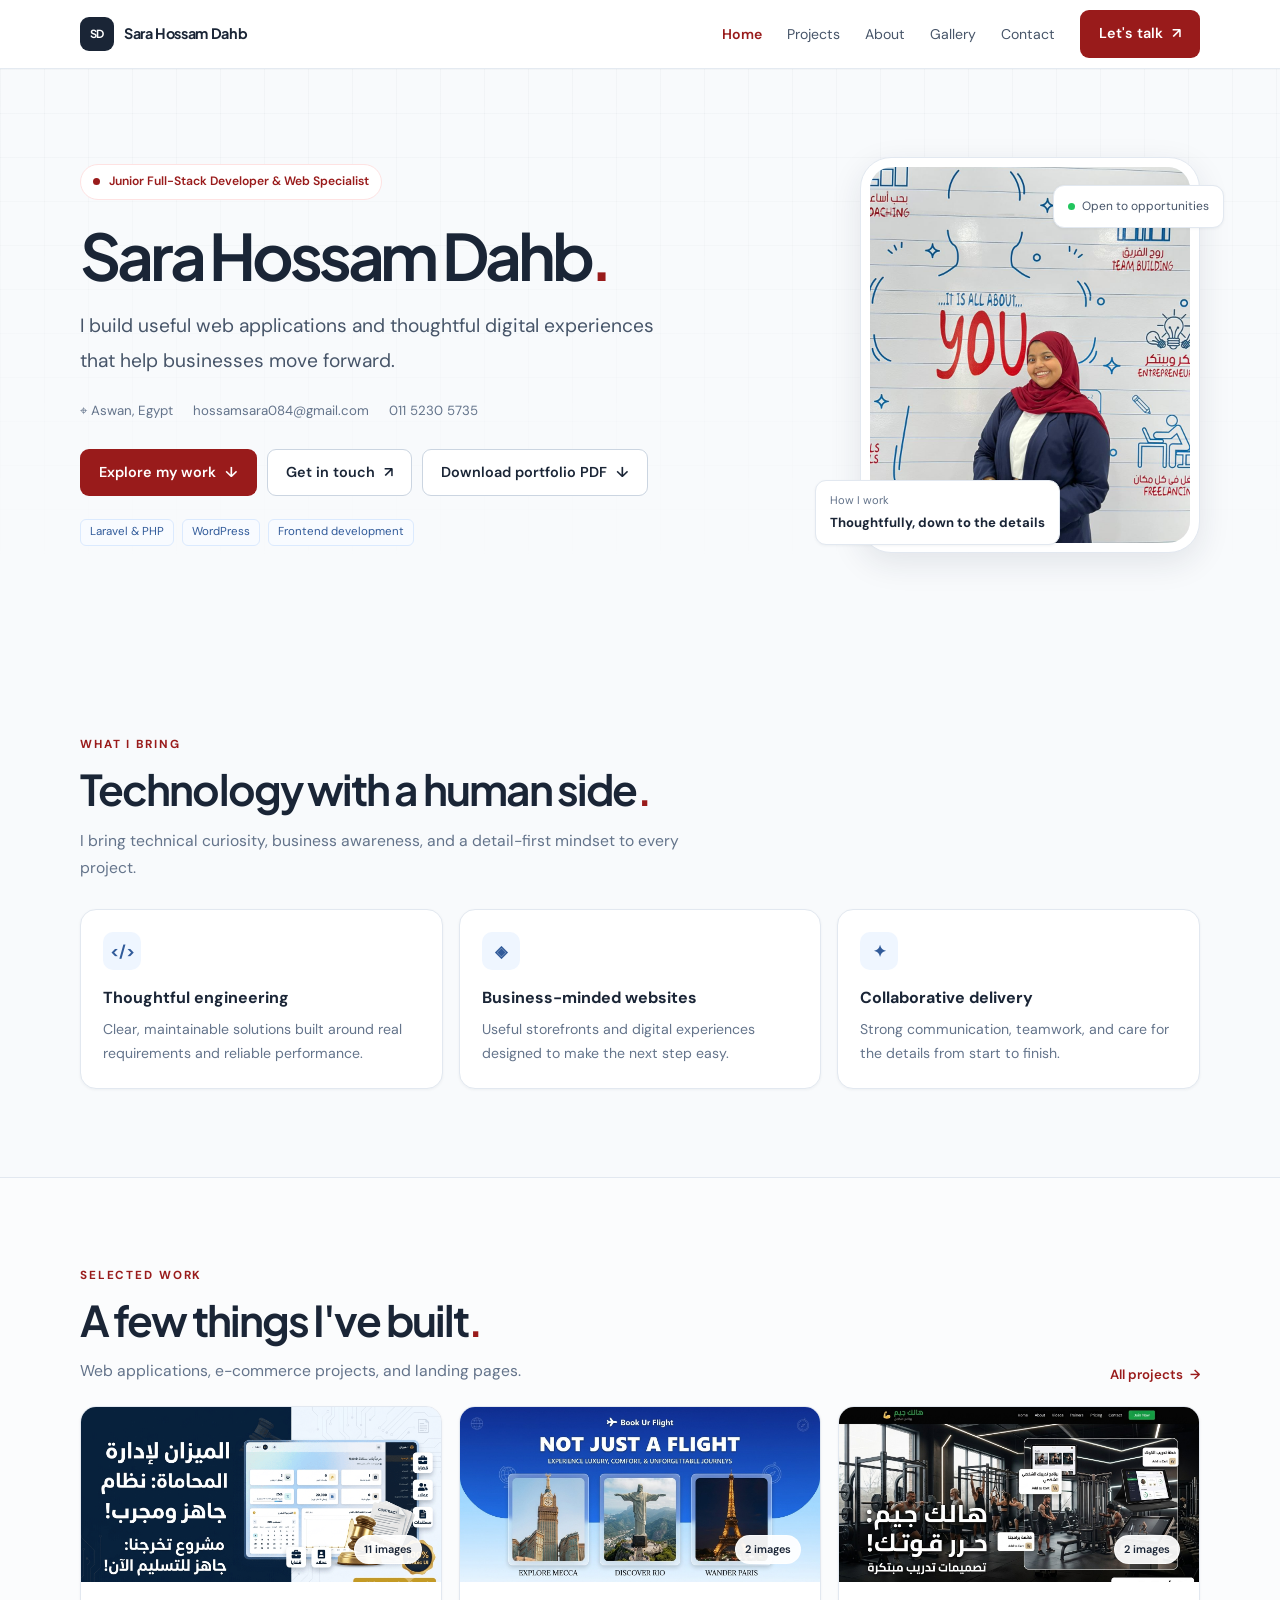
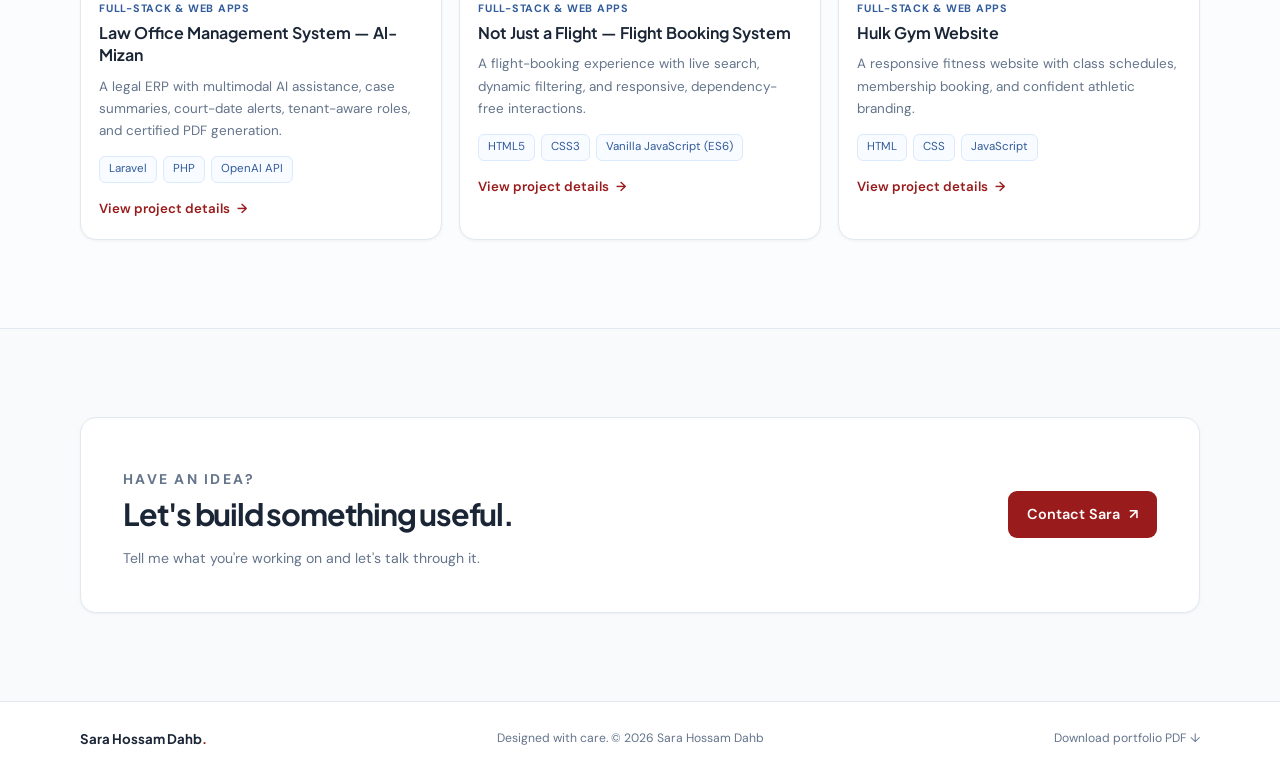
<file: index.html>
<!doctype html>
<html lang="en">
<head>
  <meta charset="utf-8">
  <meta name="viewport" content="width=device-width, initial-scale=1">
  <meta name="theme-color" content="#F8FAFC">
  <meta name="description" content="Sara Hossam Dahb is a junior full-stack developer and WordPress specialist in Aswan, Egypt.">
  <title>Sara Hossam Dahb — Developer &amp; Web Specialist</title>
  <link rel="preconnect" href="https://fonts.googleapis.com">
  <link rel="preconnect" href="https://fonts.gstatic.com" crossorigin>
  <link href="https://fonts.googleapis.com/css2?family=DM+Sans:wght@400;500;600;700&family=IBM+Plex+Sans+Arabic:wght@400;500;600;700&family=Plus+Jakarta+Sans:wght@400;500;600;700;800&display=swap" rel="stylesheet">
  <link rel="stylesheet" href="styles.css">
  <script src="script.js" defer></script>
</head>
<body data-page="home">
  <a class="skip-link" href="#main">Skip to content</a>
  <header class="site-header">
    <nav class="container nav-bar" aria-label="Main navigation">
      <a class="brand" href="index.html" aria-label="Sara Hossam Dahb home"><span class="brand-mark">SD</span><span>Sara Hossam Dahb</span></a>
      <button class="menu-toggle" type="button" data-menu-toggle aria-label="Open navigation menu" aria-expanded="false" aria-controls="primary-navigation"><svg viewBox="0 0 24 24" fill="none" stroke="currentColor" stroke-width="1.8" aria-hidden="true"><path d="M4 7h16M4 12h16M4 17h16"/></svg></button>
      <div class="nav-links" id="primary-navigation" data-nav-links>
        <a class="nav-link" data-page-link="home" href="index.html">Home</a>
        <a class="nav-link" data-page-link="projects" href="projects.html">Projects</a>
        <a class="nav-link" data-page-link="about" href="about.html">About</a>
        <a class="nav-link" data-page-link="gallery" href="gallery.html">Gallery</a>
        <a class="nav-link" data-page-link="contact" href="contact.html">Contact</a>
        <a class="btn btn-primary nav-cta" href="contact.html">Let's talk <span aria-hidden="true">↗</span></a>
      </div>
    </nav>
  </header>

  <main id="main">
    <section class="hero">
      <div class="container hero-grid">
        <div class="reveal">
          <span class="hero-label">Junior Full-Stack Developer &amp; Web Specialist</span>
          <h1 class="hero-title">Sara Hossam Dahb<span class="accent">.</span></h1>
          <p class="hero-copy">I build useful web applications and thoughtful digital experiences that help businesses move forward.</p>
          <div class="hero-contact">
            <span>⌖ Aswan, Egypt</span>
            <a href="mailto:hossamsara084@gmail.com">hossamsara084@gmail.com</a>
            <a href="tel:+201152305735">011 5230 5735</a>
          </div>
          <div class="hero-actions">
            <a class="btn btn-primary" href="projects.html">Explore my work <span aria-hidden="true">↓</span></a>
            <a class="btn btn-outline" href="contact.html">Get in touch <span aria-hidden="true">↗</span></a>
            <a class="btn btn-outline" href="Portfolio.pdf" download="Sara-Hossam-Dahb-Portfolio.pdf">Download portfolio PDF <span aria-hidden="true">↓</span></a>
          </div>
          <div class="hero-tags"><span class="tag">Laravel &amp; PHP</span><span class="tag">WordPress</span><span class="tag">Frontend development</span></div>
        </div>
        <div class="portrait-wrap reveal">
          <div class="portrait-frame"><img src="Sara-Hossam-Dahb.jpeg" alt="Sara Hossam Dahb" fetchpriority="high"></div>
          <div class="floating-note note-left"><small>How I work</small><strong>Thoughtfully, down to the details</strong></div>
          <div class="floating-note note-right">Open to opportunities</div>
        </div>
      </div>
    </section>

    <section class="section">
      <div class="container">
        <div class="reveal">
          <p class="eyebrow">What I bring</p>
          <h2 class="section-heading">Technology with a human side<span class="accent">.</span></h2>
          <p class="section-intro">I bring technical curiosity, business awareness, and a detail-first mindset to every project.</p>
        </div>
        <div class="feature-grid">
          <article class="card feature-card reveal"><span class="feature-icon" aria-hidden="true">&lt;/&gt;</span><h3>Thoughtful engineering</h3><p>Clear, maintainable solutions built around real requirements and reliable performance.</p></article>
          <article class="card feature-card reveal"><span class="feature-icon" aria-hidden="true">◈</span><h3>Business-minded websites</h3><p>Useful storefronts and digital experiences designed to make the next step easy.</p></article>
          <article class="card feature-card reveal"><span class="feature-icon" aria-hidden="true">✦</span><h3>Collaborative delivery</h3><p>Strong communication, teamwork, and care for the details from start to finish.</p></article>
        </div>
      </div>
    </section>

    <section class="section section-soft">
      <div class="container">
        <div class="section-top reveal">
          <div><p class="eyebrow">Selected work</p><h2 class="section-heading">A few things I've built<span class="accent">.</span></h2><p class="section-intro">Web applications, e-commerce projects, and landing pages.</p></div>
          <a class="text-link" href="projects.html">All projects <span aria-hidden="true">→</span></a>
        </div>
        <div class="project-grid" data-project-grid="featured" aria-label="Featured projects"></div>
      </div>
    </section>

    <section class="section">
      <div class="container card cta-panel reveal">
        <div><p class="eyebrow">Have an idea?</p><h2>Let's build something useful.</h2><p>Tell me what you're working on and let's talk through it.</p></div>
        <a class="btn btn-primary" href="contact.html">Contact Sara <span aria-hidden="true">↗</span></a>
      </div>
    </section>
  </main>

  <div class="modal-backdrop" data-project-modal hidden role="dialog" aria-modal="true" aria-labelledby="modal-title" aria-describedby="modal-description">
    <section class="modal-card">
      <button class="modal-close" type="button" data-modal-close aria-label="Close project details">×</button>
      <p class="eyebrow" data-modal-category></p>
      <h2 id="modal-title" data-modal-title></h2>
      <p id="modal-description" data-modal-description></p>
      <div class="modal-meta"><h3>Role</h3><p data-modal-role></p></div>
      <div class="modal-meta"><h3>Technology</h3><div class="skill-tags" data-modal-stack></div></div>
      <div class="project-image-gallery" data-project-images hidden>
        <div class="project-image-heading"><h3>Project images</h3><span data-project-image-counter></span></div>
        <div class="project-image-stage"><button class="image-arrow" type="button" data-project-image-prev aria-label="Previous project image">‹</button><img data-project-image alt=""><button class="image-arrow" type="button" data-project-image-next aria-label="Next project image">›</button></div>
        <p class="project-image-caption" data-project-image-caption></p>
        <div class="project-thumbnails" data-project-thumbnails aria-label="Project image thumbnails"></div>
      </div>
    </section>
  </div>
  <footer class="site-footer"><div class="container footer-row"><a class="footer-brand" href="index.html">Sara Hossam Dahb<span class="accent">.</span></a><span>Designed with care. © <span data-year></span> Sara Hossam Dahb</span><a href="Portfolio.pdf" download="Sara-Hossam-Dahb-Portfolio.pdf">Download portfolio PDF ↓</a></div></footer>
</body>
</html>
</file>
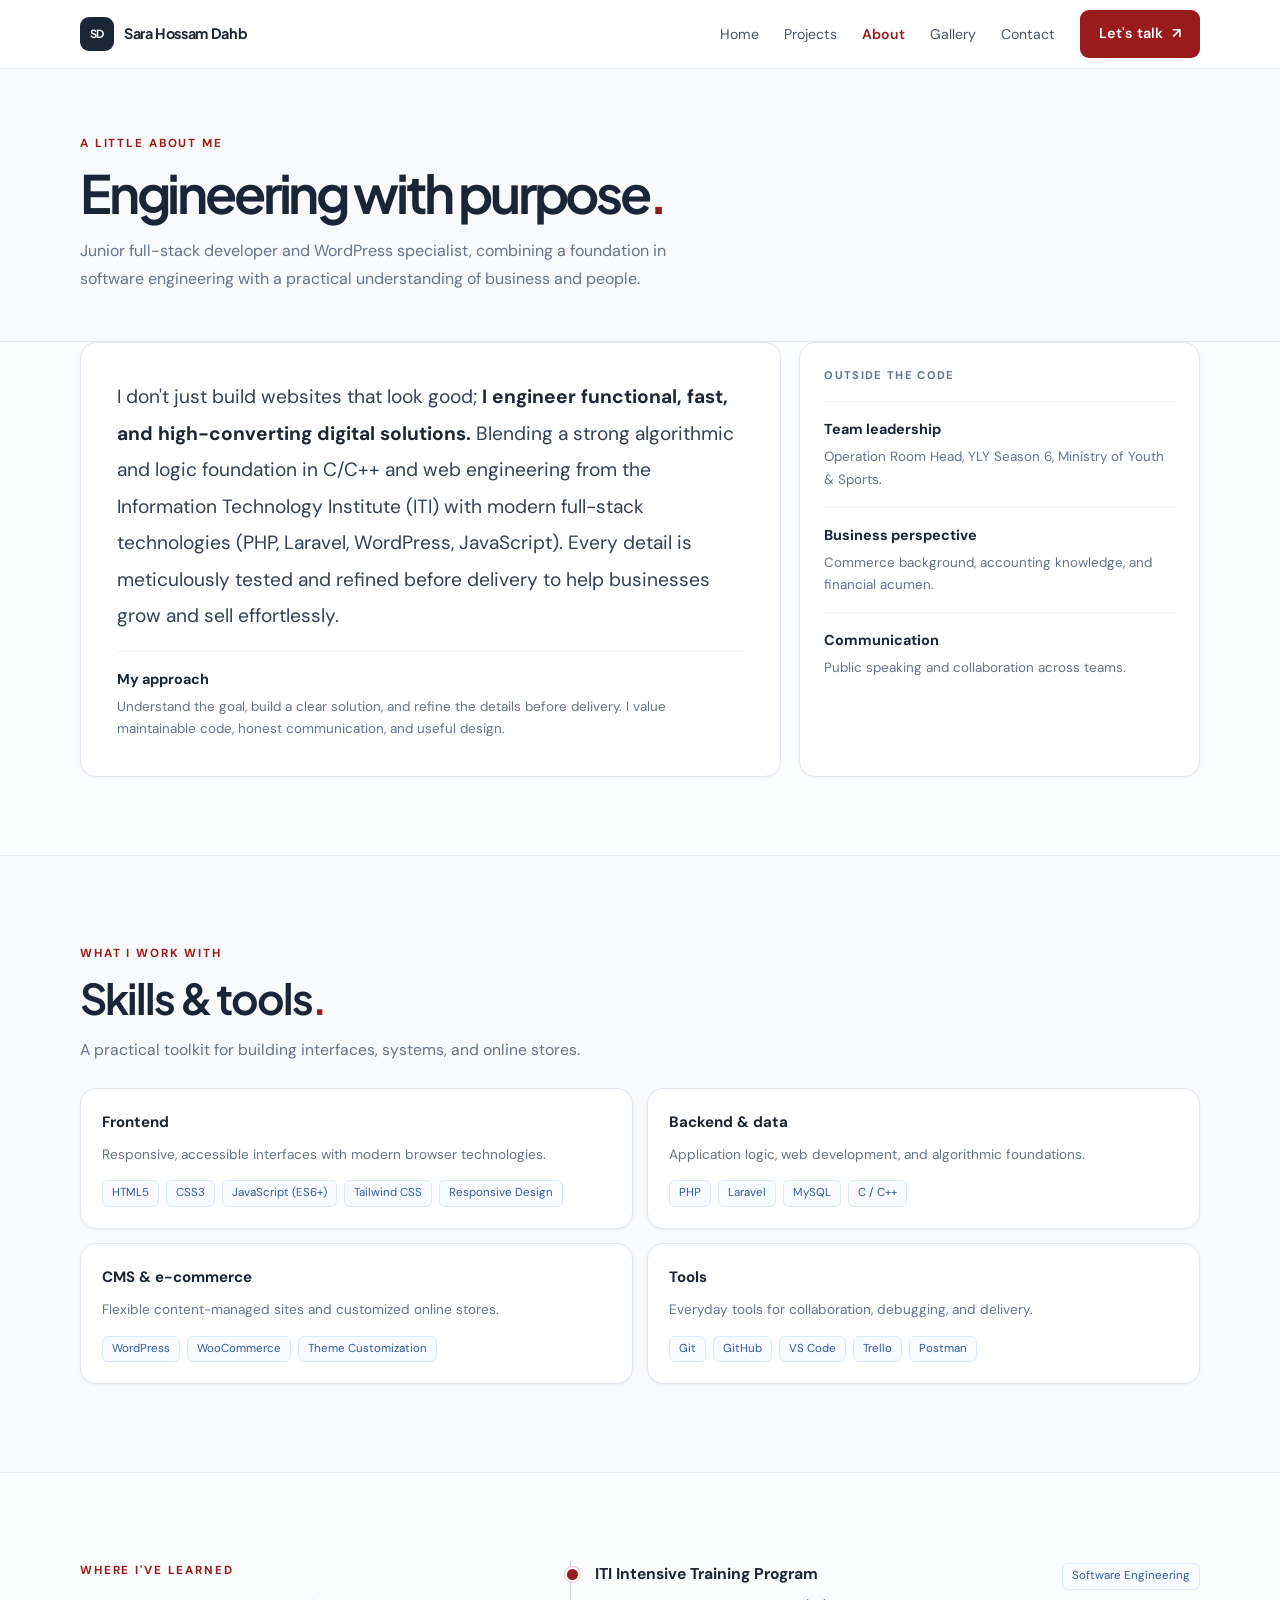
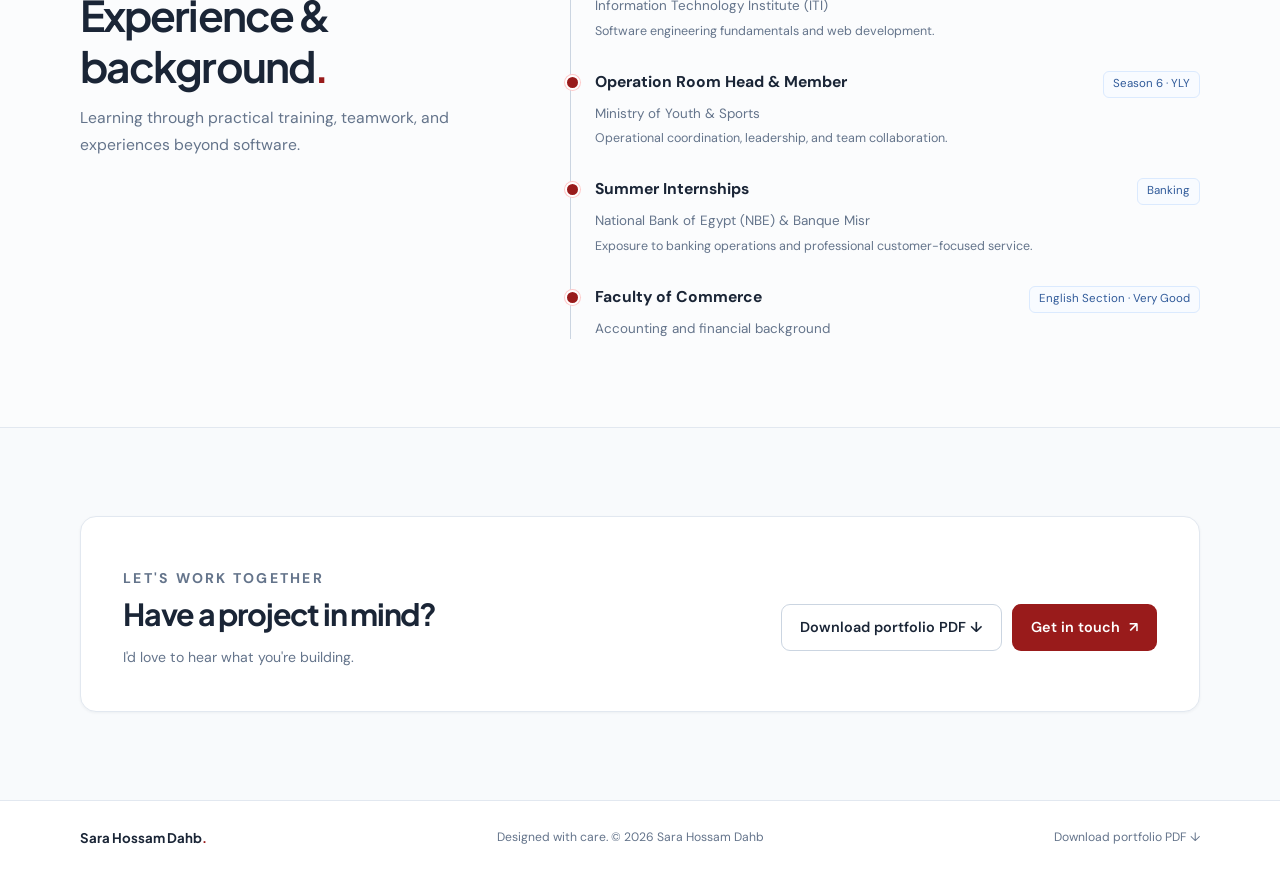
<file: about.html>
<!doctype html>
<html lang="en">
<head>
  <meta charset="utf-8">
  <meta name="viewport" content="width=device-width, initial-scale=1">
  <meta name="theme-color" content="#F8FAFC">
  <meta name="description" content="Learn about Sara Hossam Dahb's approach, technical skills, education, and experience.">
  <title>About — Sara Hossam Dahb</title>
  <link rel="preconnect" href="https://fonts.googleapis.com">
  <link rel="preconnect" href="https://fonts.gstatic.com" crossorigin>
  <link href="https://fonts.googleapis.com/css2?family=DM+Sans:wght@400;500;600;700&family=IBM+Plex+Sans+Arabic:wght@400;500;600;700&family=Plus+Jakarta+Sans:wght@400;500;600;700;800&display=swap" rel="stylesheet">
  <link rel="stylesheet" href="styles.css">
  <script src="script.js" defer></script>
</head>
<body data-page="about">
  <a class="skip-link" href="#main">Skip to content</a>
  <header class="site-header"><nav class="container nav-bar" aria-label="Main navigation">
    <a class="brand" href="index.html" aria-label="Sara Hossam Dahb home"><span class="brand-mark">SD</span><span>Sara Hossam Dahb</span></a>
    <button class="menu-toggle" type="button" data-menu-toggle aria-label="Open navigation menu" aria-expanded="false" aria-controls="primary-navigation"><svg viewBox="0 0 24 24" fill="none" stroke="currentColor" stroke-width="1.8" aria-hidden="true"><path d="M4 7h16M4 12h16M4 17h16"/></svg></button>
    <div class="nav-links" id="primary-navigation" data-nav-links><a class="nav-link" data-page-link="home" href="index.html">Home</a><a class="nav-link" data-page-link="projects" href="projects.html">Projects</a><a class="nav-link" data-page-link="about" href="about.html">About</a><a class="nav-link" data-page-link="gallery" href="gallery.html">Gallery</a><a class="nav-link" data-page-link="contact" href="contact.html">Contact</a><a class="btn btn-primary nav-cta" href="contact.html">Let's talk <span aria-hidden="true">↗</span></a></div>
  </nav></header>

  <main id="main">
    <section class="page-hero"><div class="container reveal"><p class="eyebrow">A little about me</p><h1>Engineering with purpose<span class="accent">.</span></h1><p>Junior full-stack developer and WordPress specialist, combining a foundation in software engineering with a practical understanding of business and people.</p></div></section>

    <section class="section-soft" style="padding-block: 0 78px">
      <div class="container">
        <div class="about-grid reveal" style="margin-top: 0">
          <article class="card about-copy">
            <p>I don't just build websites that look good; <strong>I engineer functional, fast, and high-converting digital solutions.</strong> Blending a strong algorithmic and logic foundation in C/C++ and web engineering from the Information Technology Institute (ITI) with modern full-stack technologies (PHP, Laravel, WordPress, JavaScript). Every detail is meticulously tested and refined before delivery to help businesses grow and sell effortlessly.</p>
            <div class="about-point"><h3>My approach</h3><p>Understand the goal, build a clear solution, and refine the details before delivery. I value maintainable code, honest communication, and useful design.</p></div>
          </article>
          <aside class="card about-aside">
            <p class="small-label">Outside the code</p>
            <div class="about-point"><h3>Team leadership</h3><p>Operation Room Head, YLY Season 6, Ministry of Youth &amp; Sports.</p></div>
            <div class="about-point"><h3>Business perspective</h3><p>Commerce background, accounting knowledge, and financial acumen.</p></div>
            <div class="about-point"><h3>Communication</h3><p>Public speaking and collaboration across teams.</p></div>
          </aside>
        </div>
      </div>
    </section>

    <section class="section">
      <div class="container">
        <div class="reveal"><p class="eyebrow">What I work with</p><h2 class="section-heading">Skills &amp; tools<span class="accent">.</span></h2><p class="section-intro">A practical toolkit for building interfaces, systems, and online stores.</p></div>
        <div class="skills-grid">
          <article class="card skill-card reveal"><h3>Frontend</h3><p>Responsive, accessible interfaces with modern browser technologies.</p><div class="skill-tags"><span class="tag">HTML5</span><span class="tag">CSS3</span><span class="tag">JavaScript (ES6+)</span><span class="tag">Tailwind CSS</span><span class="tag">Responsive Design</span></div></article>
          <article class="card skill-card reveal"><h3>Backend &amp; data</h3><p>Application logic, web development, and algorithmic foundations.</p><div class="skill-tags"><span class="tag">PHP</span><span class="tag">Laravel</span><span class="tag">MySQL</span><span class="tag">C / C++</span></div></article>
          <article class="card skill-card reveal"><h3>CMS &amp; e-commerce</h3><p>Flexible content-managed sites and customized online stores.</p><div class="skill-tags"><span class="tag">WordPress</span><span class="tag">WooCommerce</span><span class="tag">Theme Customization</span></div></article>
          <article class="card skill-card reveal"><h3>Tools</h3><p>Everyday tools for collaboration, debugging, and delivery.</p><div class="skill-tags"><span class="tag">Git</span><span class="tag">GitHub</span><span class="tag">VS Code</span><span class="tag">Trello</span><span class="tag">Postman</span></div></article>
        </div>
      </div>
    </section>

    <section class="section section-soft">
      <div class="container timeline-layout">
        <div class="reveal"><p class="eyebrow">Where I've learned</p><h2 class="section-heading">Experience &amp; background<span class="accent">.</span></h2><p class="section-intro">Learning through practical training, teamwork, and experiences beyond software.</p></div>
        <div class="timeline reveal">
          <article class="timeline-item"><div class="timeline-title-row"><h3>ITI Intensive Training Program</h3><span class="tag">Software Engineering</span></div><p>Information Technology Institute (ITI)</p><p class="timeline-note">Software engineering fundamentals and web development.</p></article>
          <article class="timeline-item"><div class="timeline-title-row"><h3>Operation Room Head &amp; Member</h3><span class="tag">Season 6 · YLY</span></div><p>Ministry of Youth &amp; Sports</p><p class="timeline-note">Operational coordination, leadership, and team collaboration.</p></article>
          <article class="timeline-item"><div class="timeline-title-row"><h3>Summer Internships</h3><span class="tag">Banking</span></div><p>National Bank of Egypt (NBE) &amp; Banque Misr</p><p class="timeline-note">Exposure to banking operations and professional customer-focused service.</p></article>
          <article class="timeline-item"><div class="timeline-title-row"><h3>Faculty of Commerce</h3><span class="tag">English Section · Very Good</span></div><p>Accounting and financial background</p></article>
        </div>
      </div>
    </section>

    <section class="section"><div class="container card cta-panel reveal"><div><p class="eyebrow">Let's work together</p><h2>Have a project in mind?</h2><p>I'd love to hear what you're building.</p></div><div class="hero-actions"><a class="btn btn-outline" href="Portfolio.pdf" download="Sara-Hossam-Dahb-Portfolio.pdf">Download portfolio PDF ↓</a><a class="btn btn-primary" href="contact.html">Get in touch <span aria-hidden="true">↗</span></a></div></div></section>
  </main>

  <footer class="site-footer"><div class="container footer-row"><a class="footer-brand" href="index.html">Sara Hossam Dahb<span class="accent">.</span></a><span>Designed with care. © <span data-year></span> Sara Hossam Dahb</span><a href="Portfolio.pdf" download="Sara-Hossam-Dahb-Portfolio.pdf">Download portfolio PDF ↓</a></div></footer>
</body>
</html>
</file>
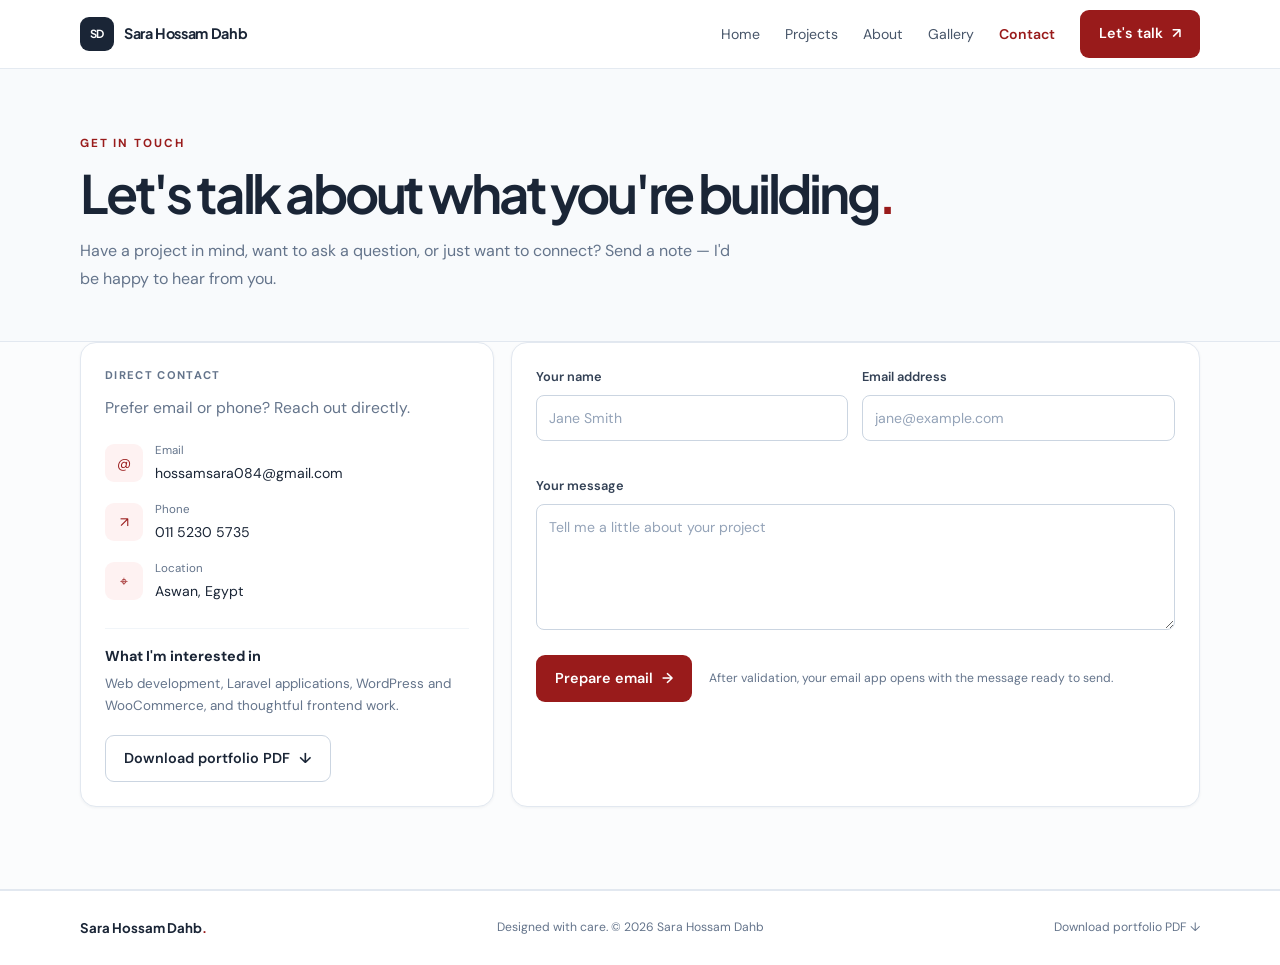
<file: contact.html>
<!doctype html>
<html lang="en">
<head>
  <meta charset="utf-8">
  <meta name="viewport" content="width=device-width, initial-scale=1">
  <meta name="theme-color" content="#F8FAFC">
  <meta name="description" content="Contact Sara Hossam Dahb about a web development, WordPress, or e-commerce project.">
  <title>Contact — Sara Hossam Dahb</title>
  <link rel="preconnect" href="https://fonts.googleapis.com">
  <link rel="preconnect" href="https://fonts.gstatic.com" crossorigin>
  <link href="https://fonts.googleapis.com/css2?family=DM+Sans:wght@400;500;600;700&family=IBM+Plex+Sans+Arabic:wght@400;500;600;700&family=Plus+Jakarta+Sans:wght@400;500;600;700;800&display=swap" rel="stylesheet">
  <link rel="stylesheet" href="styles.css">
  <script src="script.js" defer></script>
</head>
<body data-page="contact">
  <a class="skip-link" href="#main">Skip to content</a>
  <header class="site-header"><nav class="container nav-bar" aria-label="Main navigation">
    <a class="brand" href="index.html" aria-label="Sara Hossam Dahb home"><span class="brand-mark">SD</span><span>Sara Hossam Dahb</span></a>
    <button class="menu-toggle" type="button" data-menu-toggle aria-label="Open navigation menu" aria-expanded="false" aria-controls="primary-navigation"><svg viewBox="0 0 24 24" fill="none" stroke="currentColor" stroke-width="1.8" aria-hidden="true"><path d="M4 7h16M4 12h16M4 17h16"/></svg></button>
    <div class="nav-links" id="primary-navigation" data-nav-links><a class="nav-link" data-page-link="home" href="index.html">Home</a><a class="nav-link" data-page-link="projects" href="projects.html">Projects</a><a class="nav-link" data-page-link="about" href="about.html">About</a><a class="nav-link" data-page-link="gallery" href="gallery.html">Gallery</a><a class="nav-link" data-page-link="contact" href="contact.html">Contact</a><a class="btn btn-primary nav-cta" href="contact.html">Let's talk <span aria-hidden="true">↗</span></a></div>
  </nav></header>

  <main id="main">
    <section class="page-hero"><div class="container reveal"><p class="eyebrow">Get in touch</p><h1>Let's talk about what you're building<span class="accent">.</span></h1><p>Have a project in mind, want to ask a question, or just want to connect? Send a note — I'd be happy to hear from you.</p></div></section>
    <section class="section-soft" style="padding-block: 0 82px">
      <div class="container contact-grid reveal" style="margin-top: 0">
        <aside class="card contact-details">
          <p class="small-label">Direct contact</p>
          <p class="section-intro" style="margin-top: 9px">Prefer email or phone? Reach out directly.</p>
          <div class="contact-list">
            <a class="contact-link" href="mailto:hossamsara084@gmail.com"><span class="contact-icon" aria-hidden="true">@</span><span><small>Email</small>hossamsara084@gmail.com</span></a>
            <a class="contact-link" href="tel:+201152305735"><span class="contact-icon" aria-hidden="true">↗</span><span><small>Phone</small>011 5230 5735</span></a>
            <div class="contact-link"><span class="contact-icon" aria-hidden="true">⌖</span><span><small>Location</small>Aswan, Egypt</span></div>
          </div>
          <div class="about-point" style="margin-top: 25px"><h3>What I'm interested in</h3><p>Web development, Laravel applications, WordPress and WooCommerce, and thoughtful frontend work.</p></div>
          <a class="btn btn-outline" style="margin-top: 18px" href="Portfolio.pdf" download="Sara-Hossam-Dahb-Portfolio.pdf">Download portfolio PDF <span aria-hidden="true">↓</span></a>
        </aside>

        <form class="card contact-form" data-contact-form novalidate>
          <div class="form-row">
            <div class="field"><label for="contact-name">Your name</label><input id="contact-name" name="name" type="text" autocomplete="name" minlength="2" required data-validate data-error-message="Please enter your name (at least 2 characters)." aria-describedby="contact-name-error" placeholder="Jane Smith"><p class="field-error" id="contact-name-error"></p></div>
            <div class="field"><label for="contact-email">Email address</label><input id="contact-email" name="email" type="email" autocomplete="email" required data-validate data-error-message="Please enter a valid email address." aria-describedby="contact-email-error" placeholder="jane@example.com"><p class="field-error" id="contact-email-error"></p></div>
          </div>
          <div class="field" style="margin-top: 14px"><label for="contact-message">Your message</label><textarea id="contact-message" name="message" minlength="10" required data-validate data-error-message="Please write a message with at least 10 characters." aria-describedby="contact-message-error" placeholder="Tell me a little about your project"></textarea><p class="field-error" id="contact-message-error"></p></div>
          <div class="form-actions"><button class="btn btn-primary" type="submit">Prepare email <span aria-hidden="true">→</span></button><p class="form-status" data-form-status role="status" aria-live="polite">After validation, your email app opens with the message ready to send.</p></div>
        </form>
      </div>
    </section>
  </main>
  <footer class="site-footer"><div class="container footer-row"><a class="footer-brand" href="index.html">Sara Hossam Dahb<span class="accent">.</span></a><span>Designed with care. © <span data-year></span> Sara Hossam Dahb</span><a href="Portfolio.pdf" download="Sara-Hossam-Dahb-Portfolio.pdf">Download portfolio PDF ↓</a></div></footer>
</body>
</html>
</file>
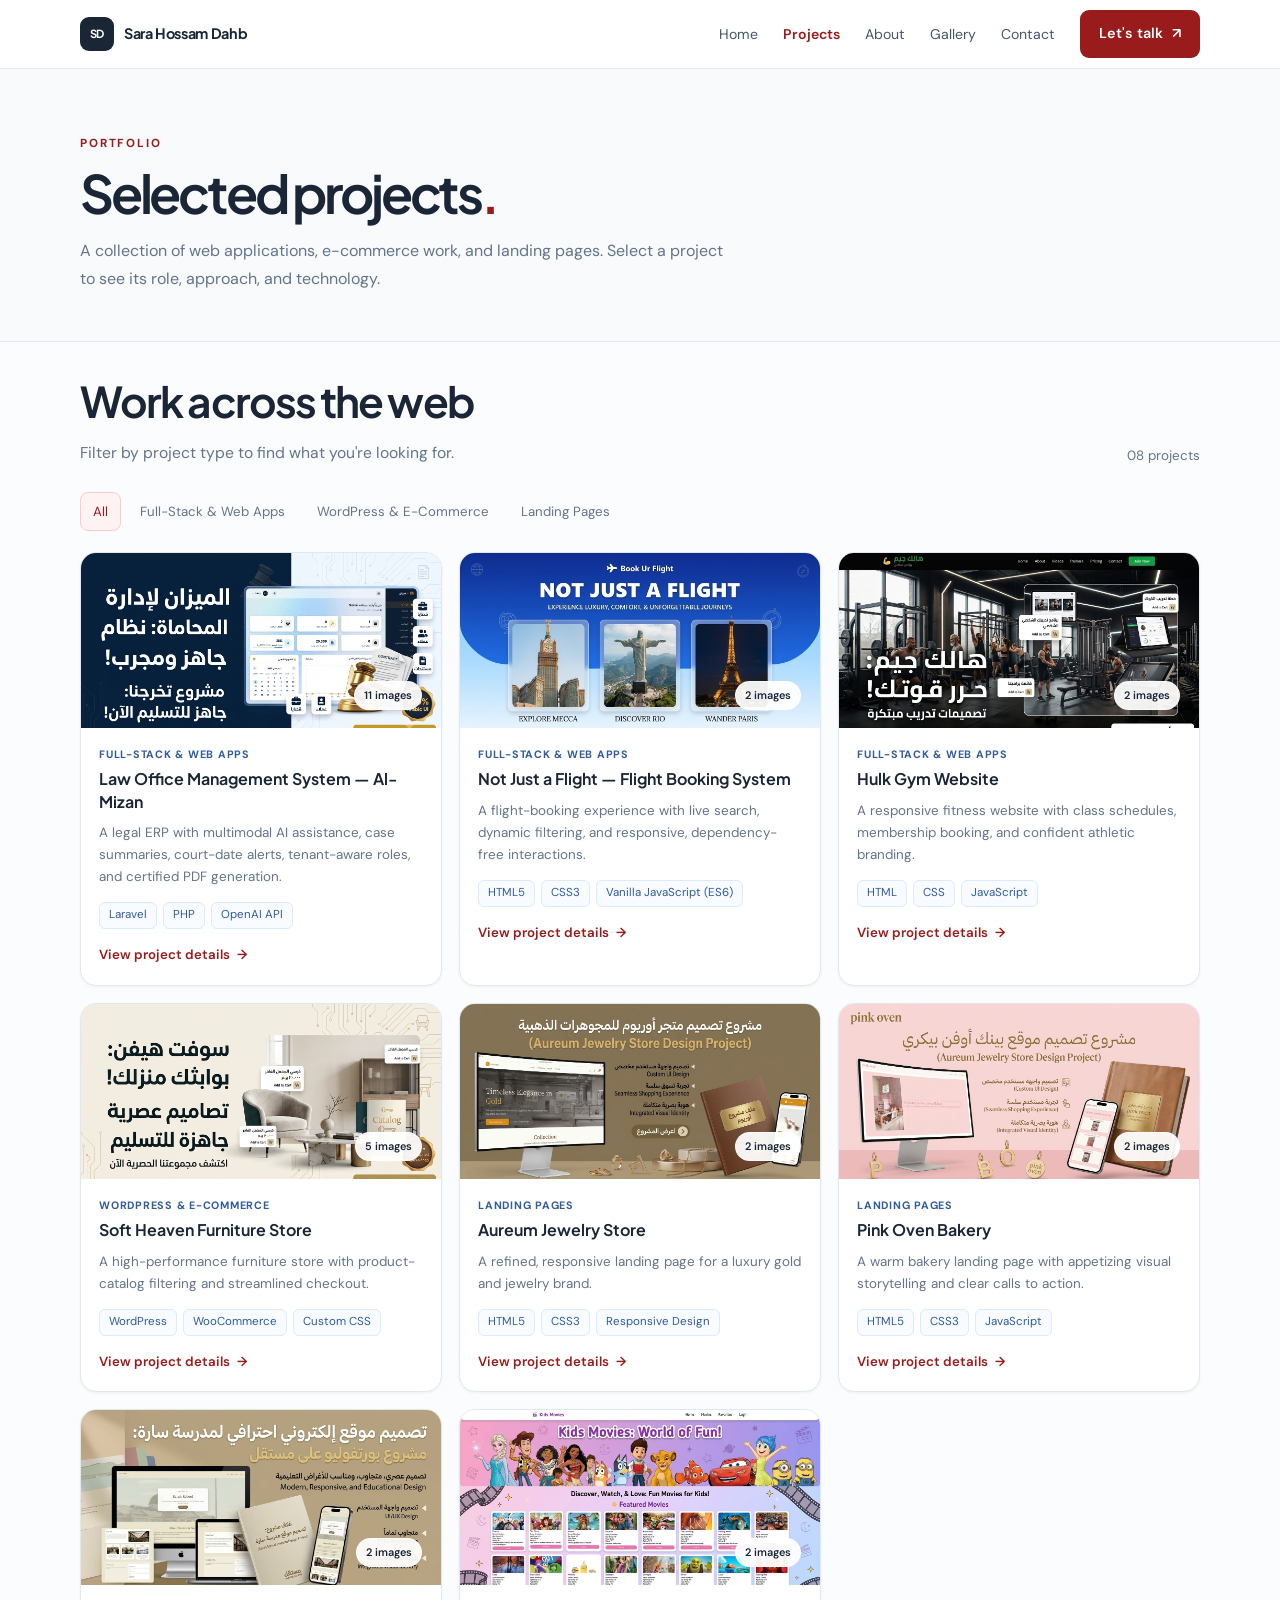
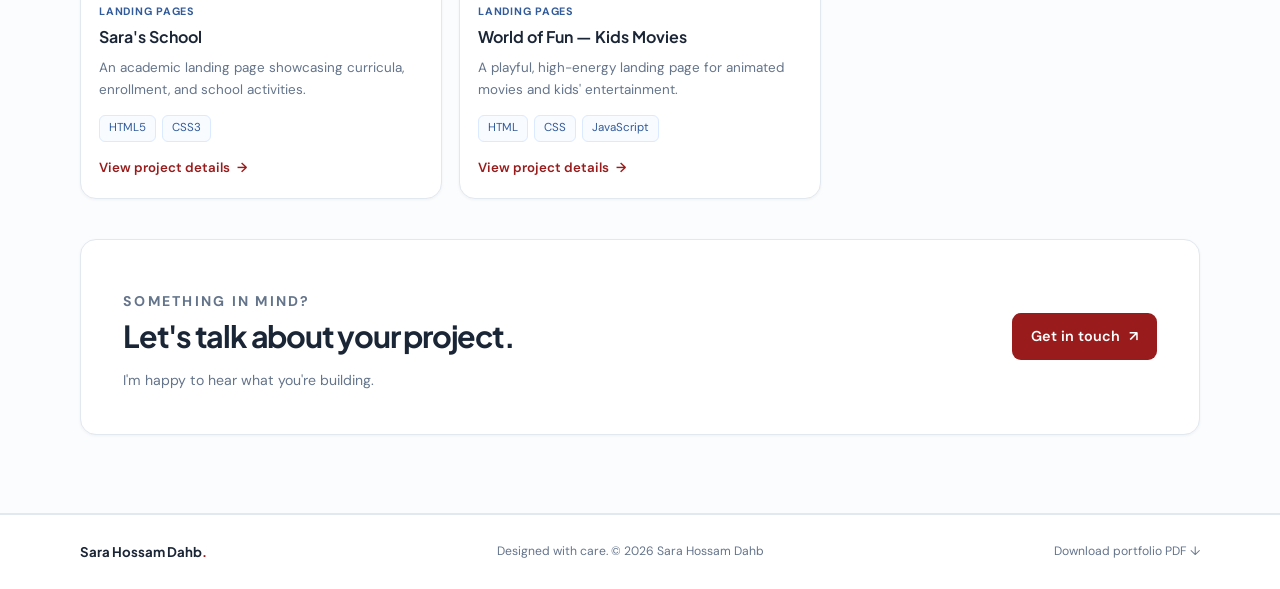
<file: projects.html>
<!doctype html>
<html lang="en">
<head>
  <meta charset="utf-8">
  <meta name="viewport" content="width=device-width, initial-scale=1">
  <meta name="theme-color" content="#F8FAFC">
  <meta name="description" content="Explore web applications, WordPress stores, and landing pages by Sara Hossam Dahb.">
  <title>Projects — Sara Hossam Dahb</title>
  <link rel="preconnect" href="https://fonts.googleapis.com">
  <link rel="preconnect" href="https://fonts.gstatic.com" crossorigin>
  <link href="https://fonts.googleapis.com/css2?family=DM+Sans:wght@400;500;600;700&family=IBM+Plex+Sans+Arabic:wght@400;500;600;700&family=Plus+Jakarta+Sans:wght@400;500;600;700;800&display=swap" rel="stylesheet">
  <link rel="stylesheet" href="styles.css">
  <script src="script.js" defer></script>
</head>
<body data-page="projects">
  <a class="skip-link" href="#main">Skip to content</a>
  <header class="site-header"><nav class="container nav-bar" aria-label="Main navigation">
    <a class="brand" href="index.html" aria-label="Sara Hossam Dahb home"><span class="brand-mark">SD</span><span>Sara Hossam Dahb</span></a>
    <button class="menu-toggle" type="button" data-menu-toggle aria-label="Open navigation menu" aria-expanded="false" aria-controls="primary-navigation"><svg viewBox="0 0 24 24" fill="none" stroke="currentColor" stroke-width="1.8" aria-hidden="true"><path d="M4 7h16M4 12h16M4 17h16"/></svg></button>
    <div class="nav-links" id="primary-navigation" data-nav-links><a class="nav-link" data-page-link="home" href="index.html">Home</a><a class="nav-link" data-page-link="projects" href="projects.html">Projects</a><a class="nav-link" data-page-link="about" href="about.html">About</a><a class="nav-link" data-page-link="gallery" href="gallery.html">Gallery</a><a class="nav-link" data-page-link="contact" href="contact.html">Contact</a><a class="btn btn-primary nav-cta" href="contact.html">Let's talk <span aria-hidden="true">↗</span></a></div>
  </nav></header>

  <main id="main">
    <section class="page-hero"><div class="container reveal"><p class="eyebrow">Portfolio</p><h1>Selected projects<span class="accent">.</span></h1><p>A collection of web applications, e-commerce work, and landing pages. Select a project to see its role, approach, and technology.</p></div></section>
    <section class="section-soft" style="padding-block: 34px 78px">
      <div class="container">
        <div class="section-top reveal"><div><h2 class="section-heading">Work across the web</h2><p class="section-intro">Filter by project type to find what you're looking for.</p></div><span class="project-count" data-project-count aria-live="polite">08 projects</span></div>
        <div class="filter-list reveal" role="group" aria-label="Filter projects">
          <button class="filter-btn active" type="button" data-project-filter="all" aria-pressed="true">All</button>
          <button class="filter-btn" type="button" data-project-filter="fullstack" aria-pressed="false">Full-Stack &amp; Web Apps</button>
          <button class="filter-btn" type="button" data-project-filter="wordpress" aria-pressed="false">WordPress &amp; E-Commerce</button>
          <button class="filter-btn" type="button" data-project-filter="landing" aria-pressed="false">Landing Pages</button>
        </div>
        <div class="project-grid" data-project-grid="all"></div>
        <div class="card cta-panel reveal" style="margin-top: 40px">
          <div><p class="eyebrow">Something in mind?</p><h2>Let's talk about your project.</h2><p>I'm happy to hear what you're building.</p></div>
          <a class="btn btn-primary" href="contact.html">Get in touch <span aria-hidden="true">↗</span></a>
        </div>
      </div>
    </section>
  </main>

  <div class="modal-backdrop" data-project-modal hidden role="dialog" aria-modal="true" aria-labelledby="modal-title" aria-describedby="modal-description">
    <section class="modal-card">
      <button class="modal-close" type="button" data-modal-close aria-label="Close project details">×</button>
      <p class="eyebrow" data-modal-category></p>
      <h2 id="modal-title" data-modal-title></h2>
      <p id="modal-description" data-modal-description></p>
      <div class="modal-meta"><h3>Role</h3><p data-modal-role></p></div>
      <div class="modal-meta"><h3>Technology</h3><div class="skill-tags" data-modal-stack></div></div>
      <div class="project-image-gallery" data-project-images hidden>
        <div class="project-image-heading"><h3>Project images</h3><span data-project-image-counter></span></div>
        <div class="project-image-stage"><button class="image-arrow" type="button" data-project-image-prev aria-label="Previous project image">‹</button><img data-project-image alt=""><button class="image-arrow" type="button" data-project-image-next aria-label="Next project image">›</button></div>
        <p class="project-image-caption" data-project-image-caption></p>
        <div class="project-thumbnails" data-project-thumbnails aria-label="Project image thumbnails"></div>
      </div>
    </section>
  </div>
  <footer class="site-footer"><div class="container footer-row"><a class="footer-brand" href="index.html">Sara Hossam Dahb<span class="accent">.</span></a><span>Designed with care. © <span data-year></span> Sara Hossam Dahb</span><a href="Portfolio.pdf" download="Sara-Hossam-Dahb-Portfolio.pdf">Download portfolio PDF ↓</a></div></footer>
</body>
</html>
</file>
<file: styles.css>
:root {
  color-scheme: light;
  --canvas: #F8FAFC;
  --white: #FFFFFF;
  --navy: #1A2536;
  --muted: #64748B;
  --berry: #991B1B;
  --blue: #3B82F6;
  --line: #E2E8F0;
  --soft-shadow: 0 1px 3px rgba(26, 37, 54, .05);
  font-family: "DM Sans", sans-serif;
}

* { box-sizing: border-box; }
html { scroll-behavior: smooth; scroll-padding-top: 92px; }
body { margin: 0; background: var(--canvas); color: var(--navy); font-family: "DM Sans", sans-serif; line-height: 1.6; }
body.menu-visible { overflow: hidden; }
button, input, textarea { font: inherit; }
button, a { -webkit-tap-highlight-color: transparent; }
a { color: inherit; text-decoration: none; }
button { color: inherit; }
img { display: block; max-width: 100%; }
.display { font-family: "Plus Jakarta Sans", sans-serif; }
.arabic { font-family: "IBM Plex Sans Arabic", sans-serif; }
.container { width: min(1120px, calc(100% - 48px)); margin-inline: auto; }
.section { padding-block: 88px; }
.section-soft { border-block: 1px solid var(--line); background: rgba(255,255,255,.55); }
.eyebrow { margin: 0 0 10px; color: var(--berry); font-size: .73rem; font-weight: 700; letter-spacing: .16em; text-transform: uppercase; }
.section-heading { margin: 0; font-family: "Plus Jakarta Sans", sans-serif; font-size: clamp(1.9rem, 4vw, 2.65rem); font-weight: 650; letter-spacing: -.045em; line-height: 1.2; }
.section-intro { max-width: 600px; margin: 12px 0 0; color: var(--muted); font-size: .98rem; line-height: 1.75; }
.accent { color: var(--berry); }
.muted { color: var(--muted); }
.card { border: 1px solid var(--line); border-radius: 16px; background: var(--white); box-shadow: var(--soft-shadow); }
.btn { display: inline-flex; min-height: 44px; align-items: center; justify-content: center; gap: 9px; padding: 11px 18px; border: 1px solid transparent; border-radius: 9px; font-size: .9rem; font-weight: 600; transition: background .2s ease, color .2s ease, border-color .2s ease, transform .2s ease; cursor: pointer; }
.btn:hover { transform: translateY(-1px); }
.btn-primary { background: var(--berry); color: white; }
.btn-primary:hover { background: #7F1D1D; }
.btn-outline { border-color: #CBD5E1; background: white; color: var(--navy); }
.btn-outline:hover { border-color: #94A3B8; }
.tag { display: inline-flex; align-items: center; padding: 5px 9px; border: 1px solid #DBEAFE; border-radius: 6px; background: #F8FBFF; color: #315B9A; font-size: .72rem; line-height: 1.3; }
.site-header { position: sticky; z-index: 20; top: 0; border-bottom: 1px solid rgba(226,232,240,.9); background: rgba(255,255,255,.94); backdrop-filter: blur(14px); }
.nav-bar { display: flex; min-height: 68px; align-items: center; justify-content: space-between; gap: 24px; }
.brand { display: inline-flex; align-items: center; gap: 10px; font-family: "Plus Jakarta Sans", sans-serif; font-size: .9rem; font-weight: 700; letter-spacing: -.025em; white-space: nowrap; }
.brand-mark { display: grid; width: 34px; height: 34px; place-items: center; border-radius: 9px; background: var(--navy); color: white; font-size: .7rem; }
.nav-links { display: flex; align-items: center; gap: 25px; }
.nav-link { padding-block: 9px; color: #475569; font-size: .88rem; transition: color .18s ease; }
.nav-link:hover, .nav-link[aria-current="page"] { color: var(--berry); }
.nav-link[aria-current="page"] { font-weight: 600; }
.menu-toggle { display: none; width: 42px; height: 42px; place-items: center; border: 1px solid var(--line); border-radius: 9px; background: white; cursor: pointer; }
.menu-toggle svg { width: 20px; height: 20px; }
.hero { position: relative; overflow: hidden; padding: 88px 0 94px; }
.hero::before { position: absolute; z-index: -1; inset: 0; background-image: linear-gradient(rgba(26,37,54,.028) 1px, transparent 1px), linear-gradient(90deg, rgba(26,37,54,.028) 1px, transparent 1px); background-size: 44px 44px; content: ""; mask-image: linear-gradient(to bottom, black, transparent 90%); }
.hero-grid { display: grid; grid-template-columns: minmax(0, 1.2fr) minmax(280px, .8fr); align-items: center; gap: 76px; }
.hero-label { display: inline-flex; align-items: center; gap: 9px; padding: 7px 12px; border: 1px solid #FEE2E2; border-radius: 999px; background: white; color: var(--berry); font-size: .76rem; font-weight: 600; }
.hero-label::before { width: 7px; height: 7px; border-radius: 50%; background: var(--berry); content: ""; }
.hero-title { max-width: 690px; margin: 20px 0 0; font-family: "Plus Jakarta Sans", sans-serif; font-size: clamp(2.55rem, 6vw, 4rem); font-weight: 650; letter-spacing: -.065em; line-height: 1.12; }
.hero-copy { max-width: 610px; margin: 18px 0 0; color: #475569; font-size: clamp(1.05rem, 2vw, 1.2rem); line-height: 1.8; }
.hero-contact { display: flex; flex-wrap: wrap; gap: 8px 20px; margin-top: 22px; color: var(--muted); font-size: .83rem; }
.hero-contact a:hover, .contact-link:hover { color: var(--berry); }
.hero-actions { display: flex; flex-wrap: wrap; gap: 10px; margin-top: 27px; }
.hero-tags { display: flex; flex-wrap: wrap; gap: 8px; margin-top: 23px; }
.portrait-wrap { position: relative; width: min(100%, 340px); justify-self: end; }
.portrait-frame { padding: 9px; border: 1px solid var(--line); border-radius: 31px; background: white; box-shadow: 0 10px 32px rgba(26,37,54,.1); }
.portrait-frame img { width: 100%; aspect-ratio: 4 / 4.7; border-radius: 22px; background: #F1F5F9; object-fit: cover; object-position: center 35%; }
.floating-note { position: absolute; padding: 11px 14px; border: 1px solid var(--line); border-radius: 11px; background: white; box-shadow: var(--soft-shadow); }
.floating-note small { display: block; color: var(--muted); font-size: .7rem; }
.floating-note strong { display: block; margin-top: 2px; font-size: .82rem; }
.note-left { bottom: 8px; left: -45px; }
.note-right { top: 28px; right: -24px; color: #475569; font-size: .75rem; }
.note-right::before { display: inline-block; width: 7px; height: 7px; margin-right: 7px; border-radius: 50%; background: #22C55E; content: ""; }
.feature-grid { display: grid; grid-template-columns: repeat(3, minmax(0, 1fr)); gap: 16px; margin-top: 28px; }
.feature-card { padding: 22px; }
.feature-icon { display: grid; width: 38px; height: 38px; place-items: center; border-radius: 10px; background: #EFF6FF; color: #315B9A; font-weight: 700; }
.feature-card h3 { margin: 15px 0 7px; font-size: 1rem; }
.feature-card p { margin: 0; color: var(--muted); font-size: .88rem; line-height: 1.7; }
.section-top { display: flex; align-items: end; justify-content: space-between; gap: 22px; }
.project-count { color: var(--muted); font-size: .84rem; white-space: nowrap; }
.filter-list { display: flex; flex-wrap: wrap; gap: 6px; margin: 25px 0 0; }
.filter-btn { padding: 8px 12px; border: 1px solid transparent; border-radius: 8px; background: transparent; color: var(--muted); font-size: .83rem; cursor: pointer; transition: .18s ease; }
.filter-btn:hover { background: white; color: var(--navy); }
.filter-btn.active { border-color: #FECACA; background: #FEF2F2; color: var(--berry); }
.project-grid { display: grid; grid-template-columns: repeat(3, minmax(0, 1fr)); gap: 17px; margin-top: 21px; }
.project-card { overflow: hidden; transition: transform .22s ease, box-shadow .22s ease, border-color .22s ease; }
.project-card:hover { transform: translateY(-4px); border-color: #CBD5E1; box-shadow: 0 12px 28px rgba(26,37,54,.075); }
.project-card[hidden] { display: none; }
.project-open { display: block; width: 100%; padding: 0; border: 0; background: none; text-align: left; cursor: pointer; }
.project-open:focus-visible, .filter-btn:focus-visible, .btn:focus-visible, .nav-link:focus-visible, .menu-toggle:focus-visible { outline: 3px solid rgba(59,130,246,.45); outline-offset: 3px; }
.project-art { position: relative; display: grid; min-height: 175px; place-items: center; overflow: hidden; background: var(--art-bg, #F1F5F9); }
.project-art::before { position: absolute; inset: 12px; border: 1px solid rgba(26,37,54,.07); border-radius: 11px; content: ""; }
.art-window { width: 76%; padding: 15px; border: 1px solid rgba(26,37,54,.09); border-radius: 11px; background: rgba(255,255,255,.94); box-shadow: 0 10px 24px rgba(26,37,54,.08); }
.art-kicker { color: var(--art-accent, #315B9A); font-size: .58rem; font-weight: 700; letter-spacing: .16em; text-transform: uppercase; }
.art-title { margin-top: 11px; color: var(--navy); font-family: "Plus Jakarta Sans", sans-serif; font-size: 1rem; font-weight: 700; line-height: 1.25; }
.art-decoration { display: flex; justify-content: space-between; gap: 6px; margin-top: 12px; }
.art-decoration span { height: 26px; flex: 1; border-radius: 5px; background: var(--art-soft, #EFF6FF); }
.project-copy { padding: 18px; }
.project-overline { margin: 0; color: #315B9A; font-size: .67rem; font-weight: 700; letter-spacing: .07em; text-transform: uppercase; }
.project-title { margin: 5px 0 0; font-family: "Plus Jakarta Sans", sans-serif; font-size: 1rem; font-weight: 650; line-height: 1.4; }
.project-description { margin: 9px 0 0; color: var(--muted); font-size: .84rem; line-height: 1.65; }
.project-tags { display: flex; flex-wrap: wrap; gap: 6px; margin-top: 14px; }
.text-link { display: inline-flex; align-items: center; gap: 7px; margin-top: 15px; color: var(--berry); font-size: .83rem; font-weight: 600; }
.text-link:hover { text-decoration: underline; text-underline-offset: 3px; }
.about-grid { display: grid; grid-template-columns: 1.4fr .8fr; gap: 18px; margin-top: 26px; }
.about-copy { padding: clamp(23px, 4vw, 36px); }
.about-copy > p { margin: 0; color: #334155; font-size: clamp(1rem, 2.2vw, 1.2rem); line-height: 1.9; }
.about-copy strong { color: var(--navy); }
.about-aside { padding: 24px; }
.small-label { margin: 0; color: var(--muted); font-size: .7rem; font-weight: 700; letter-spacing: .12em; text-transform: uppercase; }
.about-point { padding-top: 16px; margin-top: 16px; border-top: 1px solid #F1F5F9; }
.about-point h3 { margin: 0; font-size: .9rem; }
.about-point p { margin: 5px 0 0; color: var(--muted); font-size: .84rem; line-height: 1.65; }
.skills-grid { display: grid; grid-template-columns: repeat(2, minmax(0, 1fr)); gap: 14px; margin-top: 25px; }
.skill-card { padding: 21px; }
.skill-card h3 { margin: 0; font-size: .94rem; }
.skill-card p { margin: 9px 0 0; color: var(--muted); font-size: .85rem; line-height: 1.7; }
.skill-tags { display: flex; flex-wrap: wrap; gap: 7px; margin-top: 14px; }
.timeline-layout { display: grid; grid-template-columns: .8fr 1.2fr; gap: 70px; }
.timeline { padding-left: 24px; border-left: 1px solid #CBD5E1; }
.timeline-item { position: relative; padding-bottom: 27px; }
.timeline-item:last-child { padding-bottom: 0; }
.timeline-item::before { position: absolute; top: 6px; left: -30px; width: 11px; height: 11px; border: 2px solid white; border-radius: 50%; background: var(--berry); box-shadow: 0 0 0 1px #FECACA; content: ""; }
.timeline-title-row { display: flex; flex-wrap: wrap; align-items: baseline; justify-content: space-between; gap: 7px 12px; }
.timeline-item h3 { margin: 0; font-size: .98rem; }
.timeline-item p { margin: 5px 0 0; color: var(--muted); font-size: .84rem; }
.timeline-note { font-size: .78rem !important; }
.contact-grid { display: grid; grid-template-columns: .75fr 1.25fr; gap: 17px; margin-top: 25px; }
.contact-details, .contact-form { padding: 24px; }
.contact-list { display: grid; gap: 16px; margin-top: 20px; }
.contact-link { display: flex; align-items: center; gap: 12px; color: var(--navy); font-size: .88rem; transition: color .18s ease; }
.contact-icon { display: grid; width: 38px; height: 38px; flex: 0 0 38px; place-items: center; border-radius: 9px; background: #FEF2F2; color: var(--berry); }
.contact-link small { display: block; margin-bottom: 2px; color: var(--muted); font-size: .72rem; }
.form-row { display: grid; grid-template-columns: repeat(2, minmax(0, 1fr)); gap: 14px; }
.field label { display: block; margin-bottom: 7px; color: #334155; font-size: .8rem; font-weight: 600; }
.field input, .field textarea { display: block; width: 100%; padding: 11px 12px; border: 1px solid #CBD5E1; border-radius: 8px; background: white; color: var(--navy); font-size: .88rem; outline: none; transition: border-color .18s ease, box-shadow .18s ease; }
.field textarea { min-height: 126px; resize: vertical; }
.field input::placeholder, .field textarea::placeholder { color: #94A3B8; }
.field input:focus, .field textarea:focus { border-color: #60A5FA; box-shadow: 0 0 0 3px #DBEAFE; }
.field [aria-invalid="true"] { border-color: #B91C1C; }
.field-error { min-height: 17px; margin: 4px 0 0; color: #B91C1C; font-size: .73rem; }
.form-actions { display: flex; flex-wrap: wrap; align-items: center; gap: 12px 17px; margin-top: 4px; }
.form-status { margin: 0; color: var(--muted); font-size: .76rem; }
.form-status.error { color: #991B1B; }
.form-status.success { color: #166534; }
.page-hero { padding: 65px 0 48px; }
.page-hero h1 { margin: 0; font-family: "Plus Jakarta Sans", sans-serif; font-size: clamp(2.2rem, 5vw, 3.3rem); font-weight: 650; letter-spacing: -.06em; line-height: 1.15; }
.page-hero p:last-child { max-width: 650px; margin: 14px 0 0; color: var(--muted); font-size: 1rem; line-height: 1.75; }
.cta-panel { display: flex; align-items: center; justify-content: space-between; gap: 24px; padding: clamp(24px, 5vw, 42px); background: #FFF; }
.cta-panel h2 { margin: 0; font-family: "Plus Jakarta Sans", sans-serif; font-size: clamp(1.4rem, 3vw, 1.9rem); letter-spacing: -.04em; }
.cta-panel p { margin: 8px 0 0; color: var(--muted); font-size: .88rem; }
.site-footer { border-top: 1px solid var(--line); background: white; }
.footer-row { display: flex; min-height: 74px; align-items: center; justify-content: space-between; gap: 12px; color: var(--muted); font-size: .76rem; }
.footer-brand { color: var(--navy); font-family: "Plus Jakarta Sans", sans-serif; font-size: .83rem; font-weight: 700; }
.modal-backdrop { position: fixed; z-index: 50; inset: 0; display: grid; overflow-y: auto; place-items: center; padding: 20px; background: rgba(26,37,54,.38); backdrop-filter: blur(4px); }
.modal-backdrop[hidden] { display: none; }
.modal-backdrop[hidden], .project-image-gallery[hidden], .image-viewer[hidden] { display: none; }
.modal-card { position: relative; width: min(540px, 100%); padding: 30px; border: 1px solid var(--line); border-radius: 17px; background: white; box-shadow: 0 24px 70px rgba(26,37,54,.2); }
.modal-close { position: absolute; top: 14px; right: 14px; display: grid; width: 36px; height: 36px; place-items: center; border: 1px solid var(--line); border-radius: 8px; background: white; color: var(--muted); font-size: 1.25rem; cursor: pointer; }
.modal-card h2 { margin: 11px 40px 0 0; font-family: "Plus Jakarta Sans", sans-serif; font-size: 1.5rem; line-height: 1.3; }
.modal-card > p { color: #475569; font-size: .9rem; line-height: 1.8; }
.modal-meta { margin-top: 20px; }
.modal-meta h3 { margin: 0; color: var(--muted); font-size: .72rem; letter-spacing: .08em; text-transform: uppercase; }
.modal-meta p { margin: 5px 0 0; font-size: .88rem; }
.project-image-gallery { padding-top: 21px; margin-top: 22px; border-top: 1px solid var(--line); }
.project-image-heading { display: flex; align-items: center; justify-content: space-between; gap: 12px; }
.project-image-heading h3 { margin: 0; font-size: .88rem; }
.project-image-heading span { color: var(--muted); font-size: .76rem; }
.project-image-stage { position: relative; display: grid; min-height: 180px; place-items: center; margin-top: 12px; overflow: hidden; border: 1px solid var(--line); border-radius: 11px; background: #F1F5F9; }
.project-image-stage img { width: auto; max-width: 100%; height: auto; max-height: min(58vh, 500px); object-fit: contain; }
.image-arrow { position: absolute; z-index: 1; display: grid; width: 36px; height: 36px; place-items: center; border: 1px solid var(--line); border-radius: 50%; background: rgba(255,255,255,.94); color: var(--navy); font-size: 1.4rem; cursor: pointer; }
.image-arrow:hover { border-color: #CBD5E1; color: var(--berry); }
[data-project-image-prev] { left: 10px; }
[data-project-image-next] { right: 10px; }
.project-image-caption { margin: 8px 0 0; color: var(--muted); font-size: .78rem; }
.project-thumbnails { display: flex; gap: 7px; padding: 10px 0 2px; overflow-x: auto; }
.project-thumbnail { width: 66px; height: 45px; flex: 0 0 auto; padding: 2px; overflow: hidden; border: 1px solid var(--line); border-radius: 6px; background: white; cursor: pointer; }
.project-thumbnail.active { border: 2px solid var(--berry); }
.project-thumbnail img { width: 100%; height: 100%; border-radius: 3px; object-fit: cover; }
.project-cover { position: absolute; inset: 0; width: 100%; height: 100%; object-fit: cover; object-position: center top; }
.image-count-badge { position: absolute; right: 19px; bottom: 18px; padding: 5px 9px; border: 1px solid rgba(255,255,255,.65); border-radius: 999px; background: rgba(255,255,255,.93); color: var(--navy); font-size: .68rem; font-weight: 600; }
.gallery-toolbar { display: flex; align-items: center; justify-content: space-between; gap: 12px; }
.gallery-grid { display: grid; grid-template-columns: repeat(3, minmax(0, 1fr)); gap: 15px; margin-top: 20px; }
.gallery-card { overflow: hidden; transition: transform .2s ease, box-shadow .2s ease; }
.gallery-card:hover { transform: translateY(-3px); box-shadow: 0 10px 26px rgba(26,37,54,.09); }
.gallery-open { display: block; width: 100%; padding: 0; border: 0; background: white; text-align: left; cursor: zoom-in; }
.gallery-open > img { width: 100%; aspect-ratio: 16 / 10; object-fit: cover; background: #F1F5F9; }
.gallery-open > img.gallery-image--screenshot { object-position: center top; }
.gallery-copy { display: grid; gap: 4px; padding: 13px 15px 15px; }
.gallery-copy strong { font-size: .9rem; }
.gallery-label { color: var(--muted); font-size: .71rem; }
.gallery-note { padding: 19px 21px; margin-top: 24px; }
.gallery-note h2 { margin: 0; font-size: .9rem; }
.gallery-note p { margin: 7px 0 0; color: var(--muted); font-size: .82rem; line-height: 1.7; }
.gallery-note code { padding: 2px 5px; border: 1px solid var(--line); border-radius: 4px; background: #F8FAFC; color: #315B9A; font-size: .78rem; }
.image-viewer { position: fixed; z-index: 60; inset: 0; display: grid; grid-template-columns: 52px minmax(0, 1fr) 52px; align-items: center; gap: 14px; padding: 58px 24px 24px; background: rgba(15,23,42,.92); }
.viewer-close { position: absolute; top: 16px; right: 20px; display: grid; width: 42px; height: 42px; place-items: center; border: 1px solid rgba(255,255,255,.25); border-radius: 50%; background: rgba(255,255,255,.1); color: white; font-size: 1.4rem; cursor: pointer; }
.viewer-arrow { display: grid; width: 44px; height: 44px; place-items: center; border: 1px solid rgba(255,255,255,.25); border-radius: 50%; background: rgba(255,255,255,.1); color: white; font-size: 1.8rem; cursor: pointer; }
.viewer-arrow:hover, .viewer-close:hover { background: rgba(255,255,255,.2); }
.viewer-figure { display: grid; width: min(1050px, 100%); justify-self: center; gap: 12px; margin: 0; }
.viewer-figure img { width: 100%; max-height: calc(100vh - 150px); object-fit: contain; }
.viewer-figure figcaption { display: flex; align-items: center; justify-content: space-between; gap: 15px; color: white; font-size: .8rem; }
.viewer-copy { display: grid; gap: 2px; }
.viewer-copy span, .viewer-figure figcaption > span:last-child { color: #CBD5E1; font-size: .75rem; }
.reveal { opacity: 0; transform: translateY(12px); transition: opacity .5s ease, transform .5s ease; }
.reveal.visible { opacity: 1; transform: translateY(0); }
.skip-link { position: fixed; z-index: 100; top: 10px; left: 10px; transform: translateY(-160%); padding: 10px 14px; border-radius: 8px; background: var(--berry); color: white; }
.skip-link:focus { transform: translateY(0); }

@media (max-width: 850px) {
  .nav-links { gap: 15px; }
  .hero-grid { gap: 42px; }
  .project-grid { grid-template-columns: repeat(2, minmax(0, 1fr)); }
  .timeline-layout { gap: 38px; }
  .gallery-grid { grid-template-columns: repeat(2, minmax(0, 1fr)); }
}
@media (max-width: 680px) {
  html { scroll-padding-top: 76px; }
  .container { width: min(100% - 36px, 540px); }
  .section { padding-block: 64px; }
  .nav-bar { min-height: 62px; }
  .menu-toggle { display: grid; }
  .nav-links { position: absolute; top: 61px; right: 0; left: 0; display: none; align-items: stretch; gap: 2px; padding: 12px 18px 18px; border-bottom: 1px solid var(--line); background: white; box-shadow: 0 12px 18px rgba(26,37,54,.06); }
  .nav-links.is-open { display: flex; flex-direction: column; }
  .nav-link { padding: 11px 4px; }
  .nav-cta { margin-top: 6px; }
  .hero { padding: 58px 0 74px; }
  .hero-grid { grid-template-columns: 1fr; gap: 40px; }
  .hero-title { font-size: clamp(2.5rem, 11vw, 3.6rem); }
  .portrait-wrap { width: min(76%, 310px); justify-self: center; }
  .note-left { left: -22px; }
  .note-right { right: -18px; }
  .feature-grid { grid-template-columns: 1fr; gap: 11px; }
  .feature-card { padding: 19px; }
  .section-top { align-items: start; }
  .filter-list { gap: 4px; }
  .filter-btn { padding: 8px 9px; font-size: .76rem; }
  .project-grid { gap: 12px; }
  .project-copy { padding: 15px; }
  .about-grid, .contact-grid, .timeline-layout { grid-template-columns: 1fr; gap: 14px; }
  .timeline-layout { gap: 28px; }
  .skills-grid { gap: 10px; }
  .skill-card { padding: 16px; }
  .cta-panel { align-items: flex-start; flex-direction: column; }
  .footer-row { min-height: 90px; flex-direction: column; justify-content: center; gap: 4px; padding-block: 16px; text-align: center; }
  .image-viewer { grid-template-columns: 38px minmax(0, 1fr) 38px; gap: 7px; padding-inline: 9px; }
  .viewer-arrow { width: 36px; height: 36px; }
}
@media (max-width: 460px) {
  .container { width: calc(100% - 32px); }
  .project-grid, .skills-grid, .form-row { grid-template-columns: 1fr; }
  .gallery-grid { grid-template-columns: 1fr; }
  .project-art { min-height: 185px; }
  .page-hero { padding-top: 48px; }
  .modal-card { padding: 24px 20px; }
}
@media (prefers-reduced-motion: reduce) {
  *, *::before, *::after { scroll-behavior: auto !important; animation-duration: .01ms !important; transition-duration: .01ms !important; }
  .reveal { opacity: 1; transform: none; }
}
</file>
